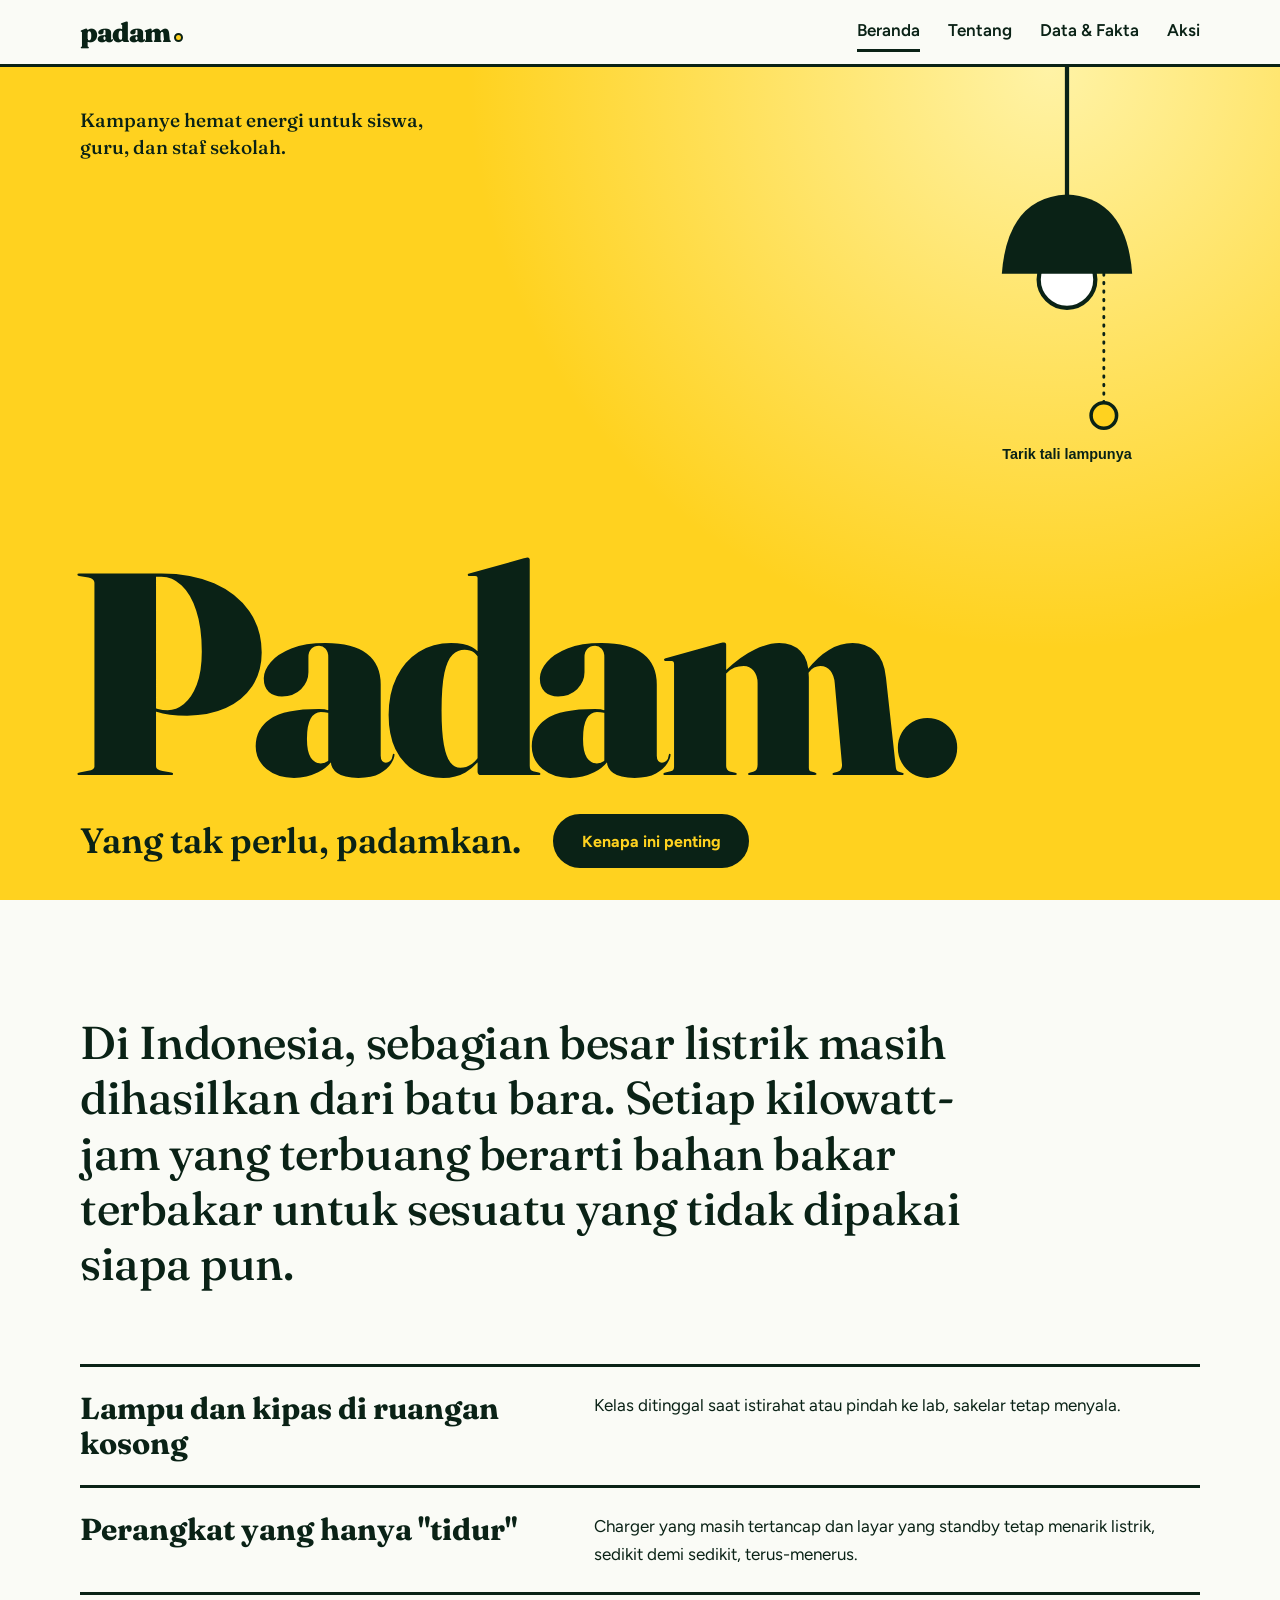
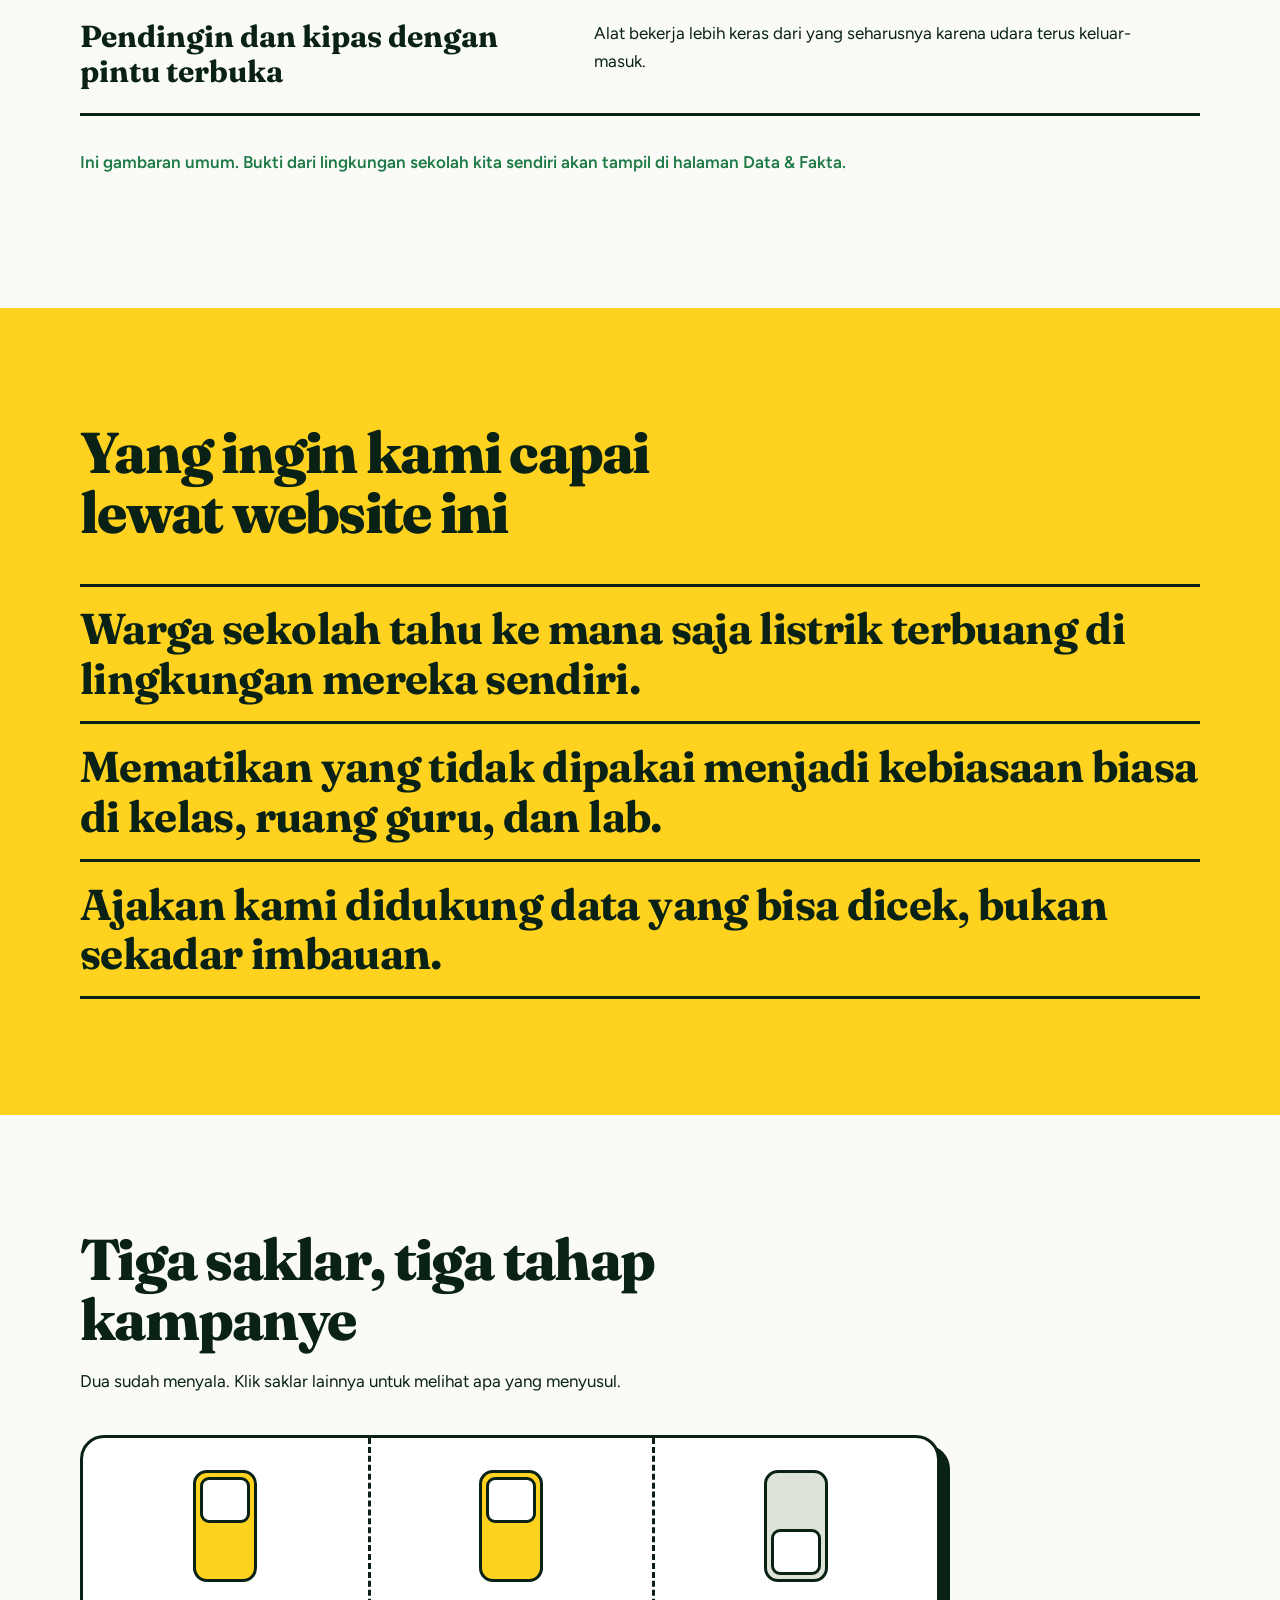
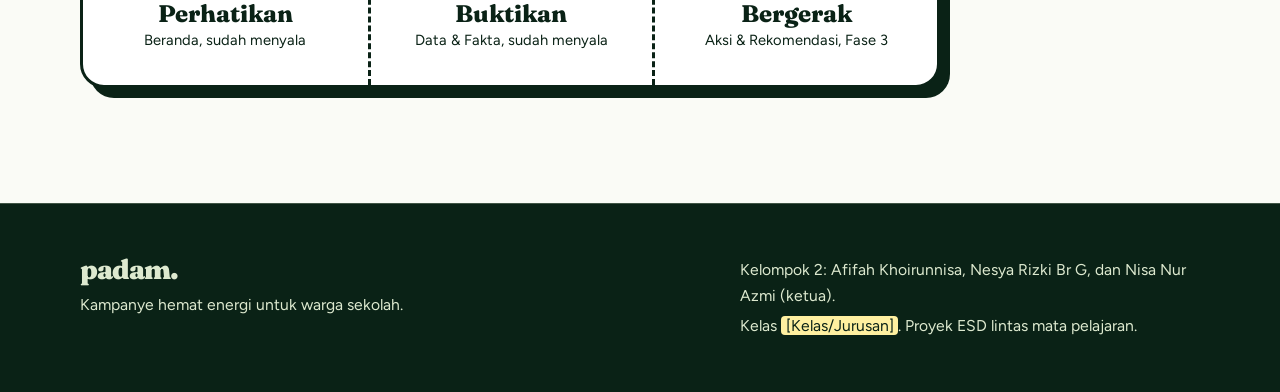
<file: index.html>
<!DOCTYPE html>
<html lang="id">
<head>
<meta charset="utf-8">
<meta name="viewport" content="width=device-width, initial-scale=1">
<title>Padam. Kampanye hemat energi untuk warga sekolah</title>
<meta name="description" content="Padam mengajak siswa, guru, dan staf mematikan listrik yang tidak dipakai. Kampanye ESD hemat energi di lingkungan sekolah.">
<meta name="theme-color" content="#FFD21F">
<link rel="icon" href="data:image/svg+xml,%3Csvg xmlns='http://www.w3.org/2000/svg' viewBox='0 0 32 32'%3E%3Ccircle cx='16' cy='16' r='14' fill='%23FFD21F' stroke='%230A2216' stroke-width='3'/%3E%3C/svg%3E">
<link rel="preconnect" href="https://fonts.googleapis.com">
<link rel="preconnect" href="https://fonts.gstatic.com" crossorigin>
<link rel="stylesheet" href="https://fonts.googleapis.com/css2?family=Fraunces:opsz,wght@9..144,500..900&family=Figtree:wght@400;600;700&display=swap">
<link rel="stylesheet" href="css/style.css">
</head>
<body>

<header class="top">
  <div class="wrap">
    <a class="brand" href="index.html">padam<span class="dot"></span></a>
    <button class="menu" type="button" aria-expanded="false" aria-controls="nav">Menu</button>
    <nav class="nav" id="nav" aria-label="Utama">
      <a href="index.html" aria-current="page">Beranda</a>
      <a href="tentang.html">Tentang</a>
      <a href="data.html">Data &amp; Fakta</a>
      <a href="aksi.html">Aksi</a>
    </nav>
  </div>
</header>

<main>
  <section class="hero" id="hero" data-lit="true">
    <div class="secrets" aria-hidden="true">
      <span style="--x:6%;--y:24%">kipas menyala, kelas kosong</span>
      <span style="--x:48%;--y:16%">charger masih tertancap</span>
      <span style="--x:22%;--y:50%">pintu terbuka, pendingin bekerja</span>
      <span style="--x:52%;--y:58%">layar standby semalaman</span>
      <span style="--x:8%;--y:74%">lampu lorong di siang hari</span>
    </div>

    <div class="hero-in">
      <div aria-live="polite">
        <p class="say say-on">Kampanye hemat energi untuk siswa, guru, dan staf sekolah.</p>
        <p class="say say-off">Gelap begini pun masih kelihatan yang menyala tanpa dipakai. Sorot dengan kursor atau jarimu.</p>
      </div>
      <div>
        <h1>Padam.</h1>
        <div class="row">
          <p class="tag">Yang tak perlu, padamkan.</p>
          <a class="btn" href="#latar">Kenapa ini penting</a>
        </div>
      </div>
    </div>

    <button class="lamp" id="lamp" type="button" aria-label="Matikan lampu">
      <svg viewBox="0 0 120 262" aria-hidden="true" focusable="false">
        <line x1="60" y1="0" x2="60" y2="96" stroke="currentColor" stroke-width="3"/>
        <circle class="bulb" cx="60" cy="150" r="20"/>
        <path class="shade" d="M14 146 Q18 92 60 90 Q102 92 106 146Z"/>
        <g class="chain">
          <line x1="86" y1="146" x2="86" y2="238" stroke="currentColor" stroke-width="2" stroke-dasharray="1 5" stroke-linecap="round"/>
          <circle cx="86" cy="246" r="9" fill="#FFD21F" stroke="currentColor" stroke-width="2.5"/>
        </g>
      </svg>
      <span class="hint" id="hint">Tarik tali lampunya</span>
    </button>
  </section>

  <section class="sec" id="latar">
    <div class="wrap">
      <p class="statement">Di Indonesia, sebagian besar listrik masih dihasilkan dari batu bara. Setiap kilowatt-jam yang terbuang berarti bahan bakar terbakar untuk sesuatu yang tidak dipakai siapa pun.</p>
      <ul class="finds">
        <li><strong>Lampu dan kipas di ruangan kosong</strong><p>Kelas ditinggal saat istirahat atau pindah ke lab, sakelar tetap menyala.</p></li>
        <li><strong>Perangkat yang hanya "tidur"</strong><p>Charger yang masih tertancap dan layar yang standby tetap menarik listrik, sedikit demi sedikit, terus-menerus.</p></li>
        <li><strong>Pendingin dan kipas dengan pintu terbuka</strong><p>Alat bekerja lebih keras dari yang seharusnya karena udara terus keluar-masuk.</p></li>
      </ul>
      <p class="note">Ini gambaran umum. Bukti dari lingkungan sekolah kita sendiri akan tampil di halaman Data &amp; Fakta.</p>
    </div>
  </section>

  <section class="sec band" id="tujuan">
    <div class="wrap">
      <h2>Yang ingin kami capai lewat website ini</h2>
      <ul class="goals">
        <li>Warga sekolah tahu ke mana saja listrik terbuang di lingkungan mereka sendiri.</li>
        <li>Mematikan yang tidak dipakai menjadi kebiasaan biasa di kelas, ruang guru, dan lab.</li>
        <li>Ajakan kami didukung data yang bisa dicek, bukan sekadar imbauan.</li>
      </ul>
    </div>
  </section>

  <section class="sec" id="alur">
    <div class="wrap">
      <h2>Tiga saklar, tiga tahap kampanye</h2>
      <p class="sub">Dua sudah menyala. Klik saklar lainnya untuk melihat apa yang menyusul.</p>
      <div class="plate">
        <a class="sw on" href="index.html" aria-current="page"><span class="track"><span class="knob"></span></span><span class="txt"><b>Perhatikan</b><small>Beranda, sudah menyala</small></span></a>
        <a class="sw on" href="data.html"><span class="track"><span class="knob"></span></span><span class="txt"><b>Buktikan</b><small>Data &amp; Fakta, sudah menyala</small></span></a>
        <a class="sw" href="aksi.html"><span class="track"><span class="knob"></span></span><span class="txt"><b>Bergerak</b><small>Aksi &amp; Rekomendasi, Fase 3</small></span></a>
      </div>
    </div>
  </section>
</main>

<footer class="foot">
  <div class="wrap">
    <div>
      <b>padam.</b>
      <p>Kampanye hemat energi untuk warga sekolah.</p>
    </div>
    <div>
      <p>Kelompok 2: Afifah Khoirunnisa, Nesya Rizki Br G, dan Nisa Nur Azmi (ketua).</p>
      <p>Kelas <mark class="isi">[Kelas/Jurusan]</mark>. Proyek ESD lintas mata pelajaran.</p>
    </div>
  </div>
</footer>

<script src="js/main.js"></script>
</body>
</html>
</file>
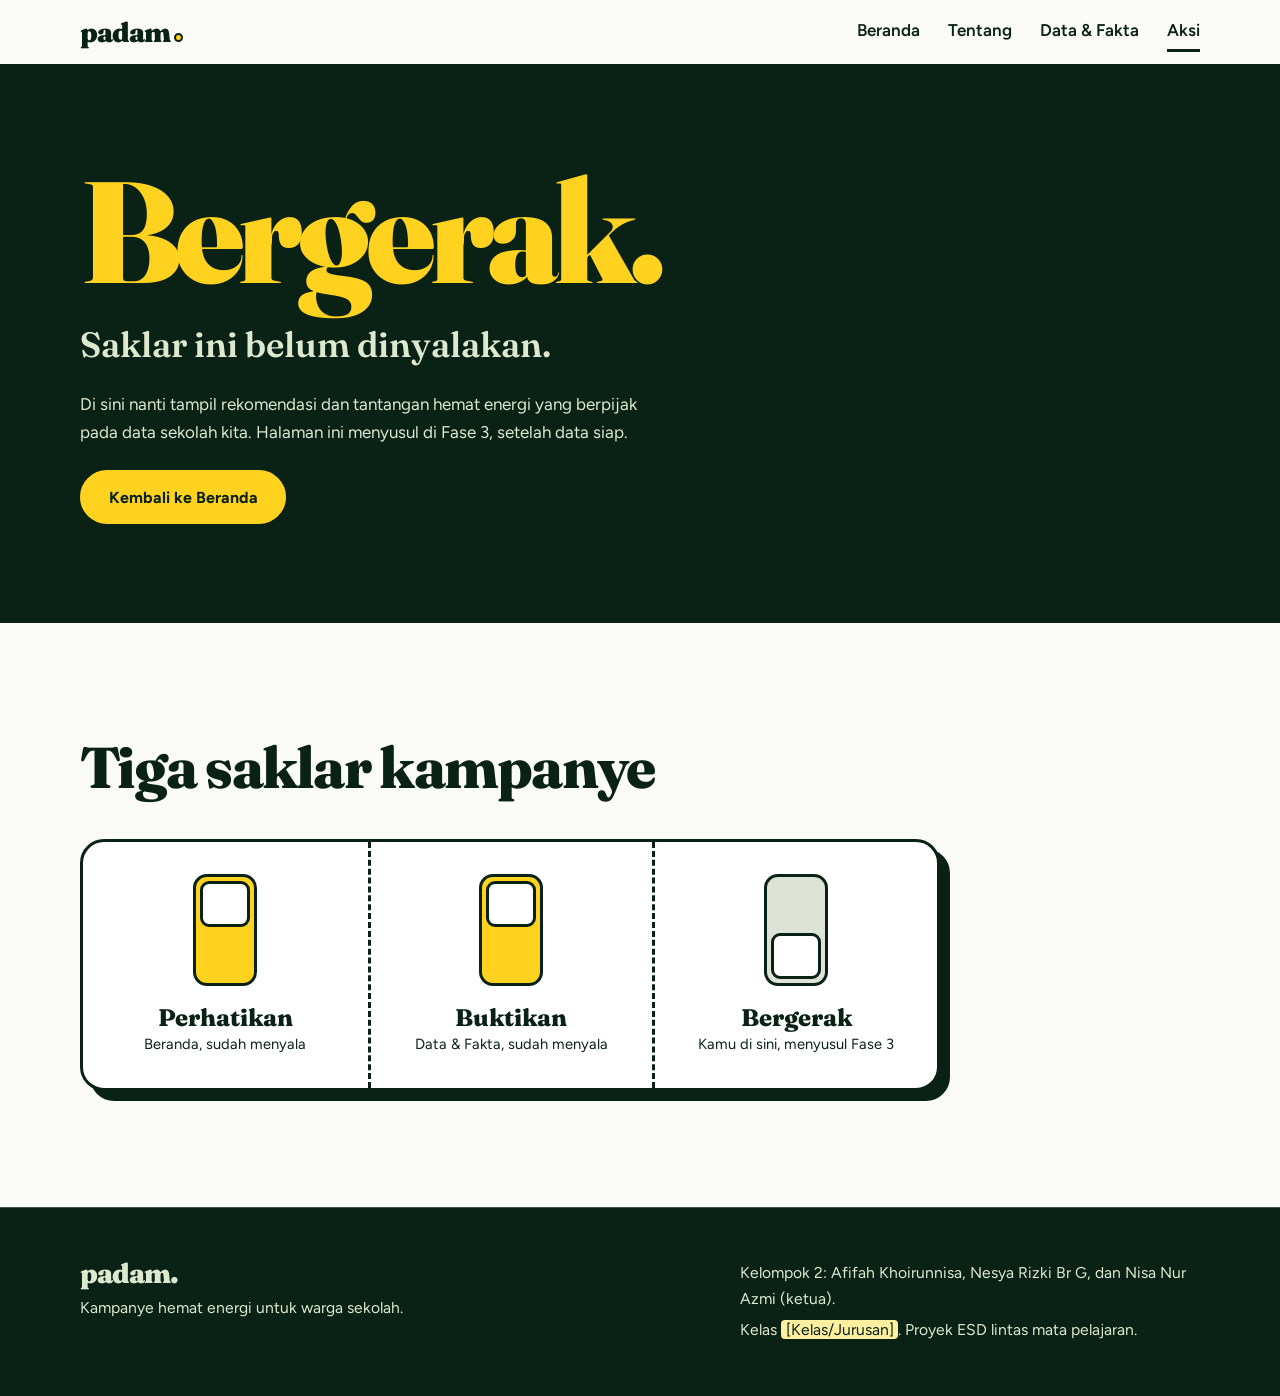
<file: aksi.html>
<!DOCTYPE html>
<html lang="id">
<head>
<meta charset="utf-8">
<meta name="viewport" content="width=device-width, initial-scale=1">
<title>Aksi &amp; Rekomendasi | Padam.</title>
<meta name="description" content="Halaman Aksi &amp; Rekomendasi Padam. Langkah hemat energi berdasarkan data akan menyusul di Fase 3.">
<meta name="theme-color" content="#0A2216">
<link rel="icon" href="data:image/svg+xml,%3Csvg xmlns='http://www.w3.org/2000/svg' viewBox='0 0 32 32'%3E%3Ccircle cx='16' cy='16' r='14' fill='%23FFD21F' stroke='%230A2216' stroke-width='3'/%3E%3C/svg%3E">
<link rel="preconnect" href="https://fonts.googleapis.com">
<link rel="preconnect" href="https://fonts.gstatic.com" crossorigin>
<link rel="stylesheet" href="https://fonts.googleapis.com/css2?family=Fraunces:opsz,wght@9..144,500..900&family=Figtree:wght@400;600;700&display=swap">
<link rel="stylesheet" href="css/style.css">
</head>
<body>

<header class="top">
  <div class="wrap">
    <a class="brand" href="index.html">padam<span class="dot"></span></a>
    <button class="menu" type="button" aria-expanded="false" aria-controls="nav">Menu</button>
    <nav class="nav" id="nav" aria-label="Utama">
      <a href="index.html">Beranda</a>
      <a href="tentang.html">Tentang</a>
      <a href="data.html">Data &amp; Fakta</a>
      <a href="aksi.html" aria-current="page">Aksi</a>
    </nav>
  </div>
</header>

<main>
  <section class="page-dark">
    <div class="wrap">
      <h1>Bergerak.</h1>
      <p class="big">Saklar ini belum dinyalakan.</p>
      <p>Di sini nanti tampil rekomendasi dan tantangan hemat energi yang berpijak pada data sekolah kita. Halaman ini menyusul di Fase 3, setelah data siap.</p>
      <a class="btn" href="index.html">Kembali ke Beranda</a>
    </div>
  </section>

  <section class="sec">
    <div class="wrap">
      <h2>Tiga saklar kampanye</h2>
      <div class="plate">
        <a class="sw on" href="index.html"><span class="track"><span class="knob"></span></span><span class="txt"><b>Perhatikan</b><small>Beranda, sudah menyala</small></span></a>
        <a class="sw on" href="data.html"><span class="track"><span class="knob"></span></span><span class="txt"><b>Buktikan</b><small>Data &amp; Fakta, sudah menyala</small></span></a>
        <a class="sw" href="aksi.html" aria-current="page"><span class="track"><span class="knob"></span></span><span class="txt"><b>Bergerak</b><small>Kamu di sini, menyusul Fase 3</small></span></a>
      </div>
    </div>
  </section>
</main>

<footer class="foot">
  <div class="wrap">
    <div>
      <b>padam.</b>
      <p>Kampanye hemat energi untuk warga sekolah.</p>
    </div>
    <div>
      <p>Kelompok 2: Afifah Khoirunnisa, Nesya Rizki Br G, dan Nisa Nur Azmi (ketua).</p>
      <p>Kelas <mark class="isi">[Kelas/Jurusan]</mark>. Proyek ESD lintas mata pelajaran.</p>
    </div>
  </div>
</footer>

<script src="js/main.js"></script>
</body>
</html>
</file>
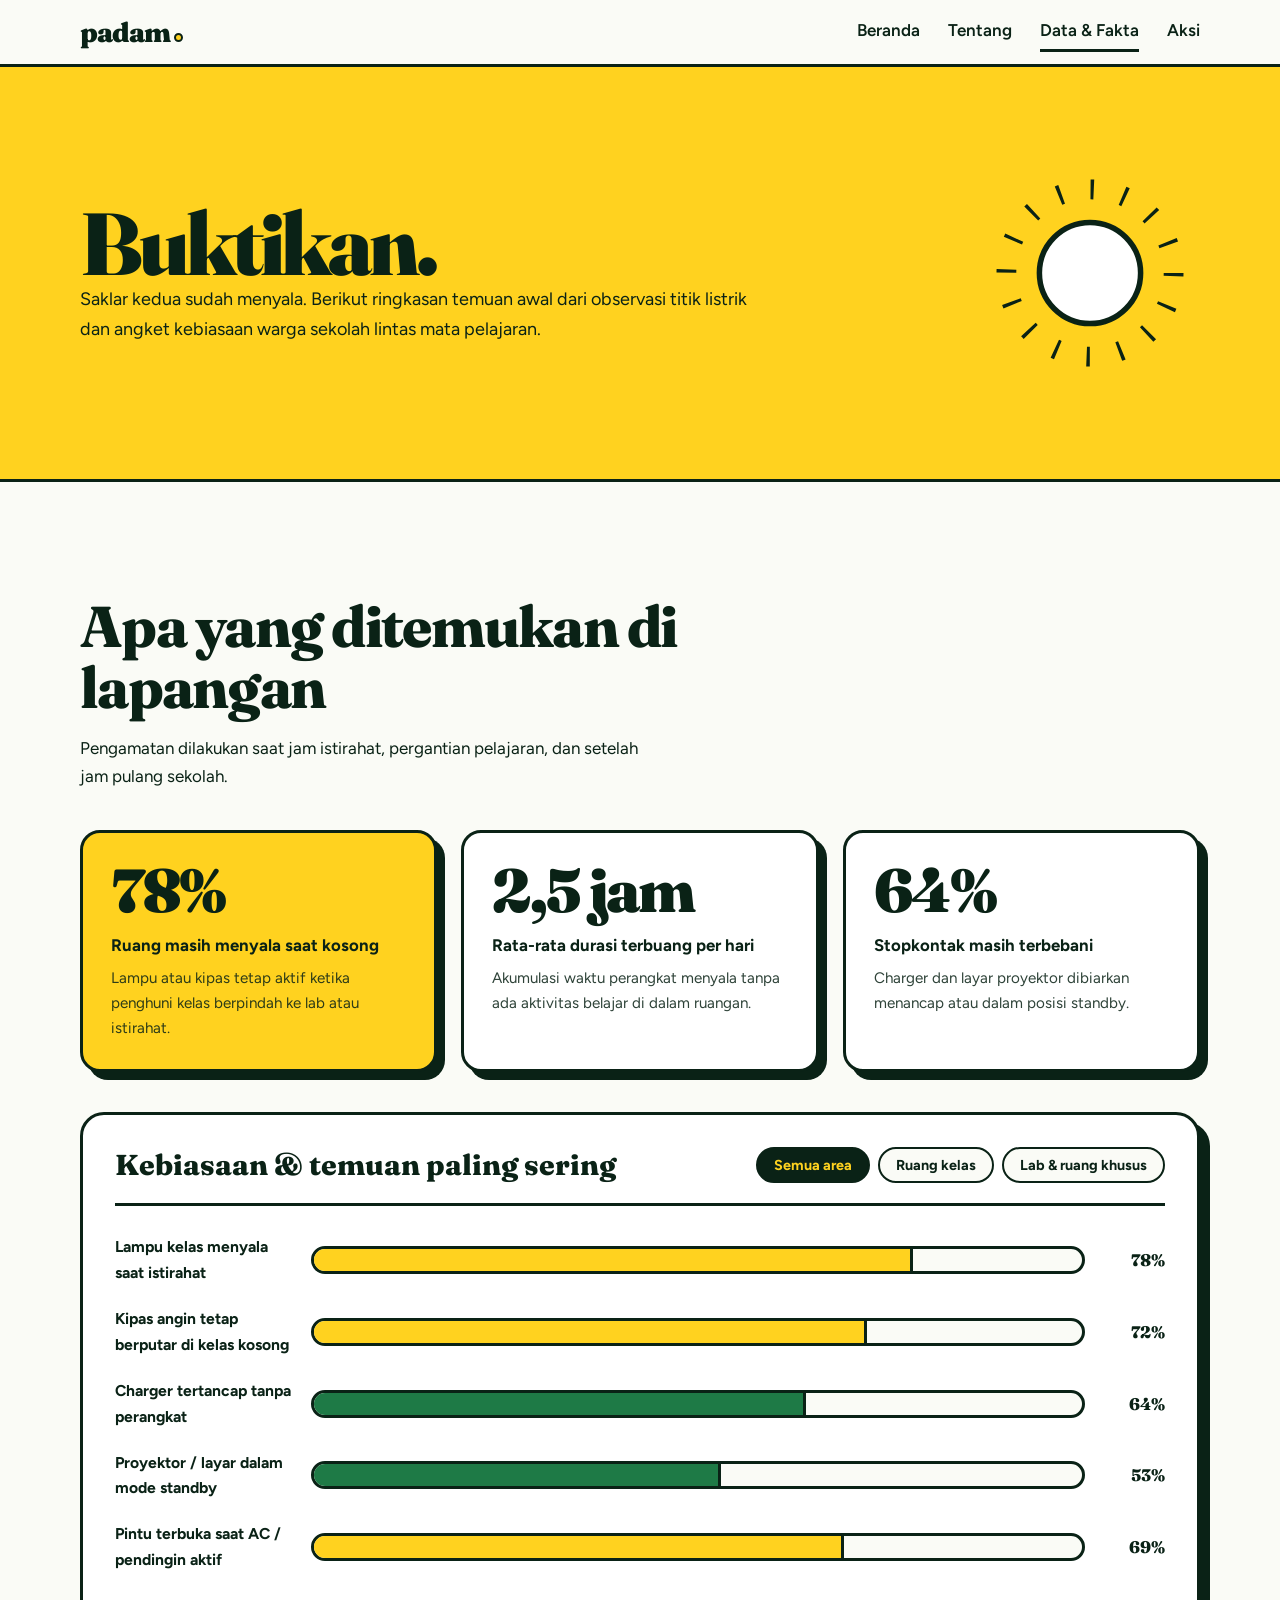
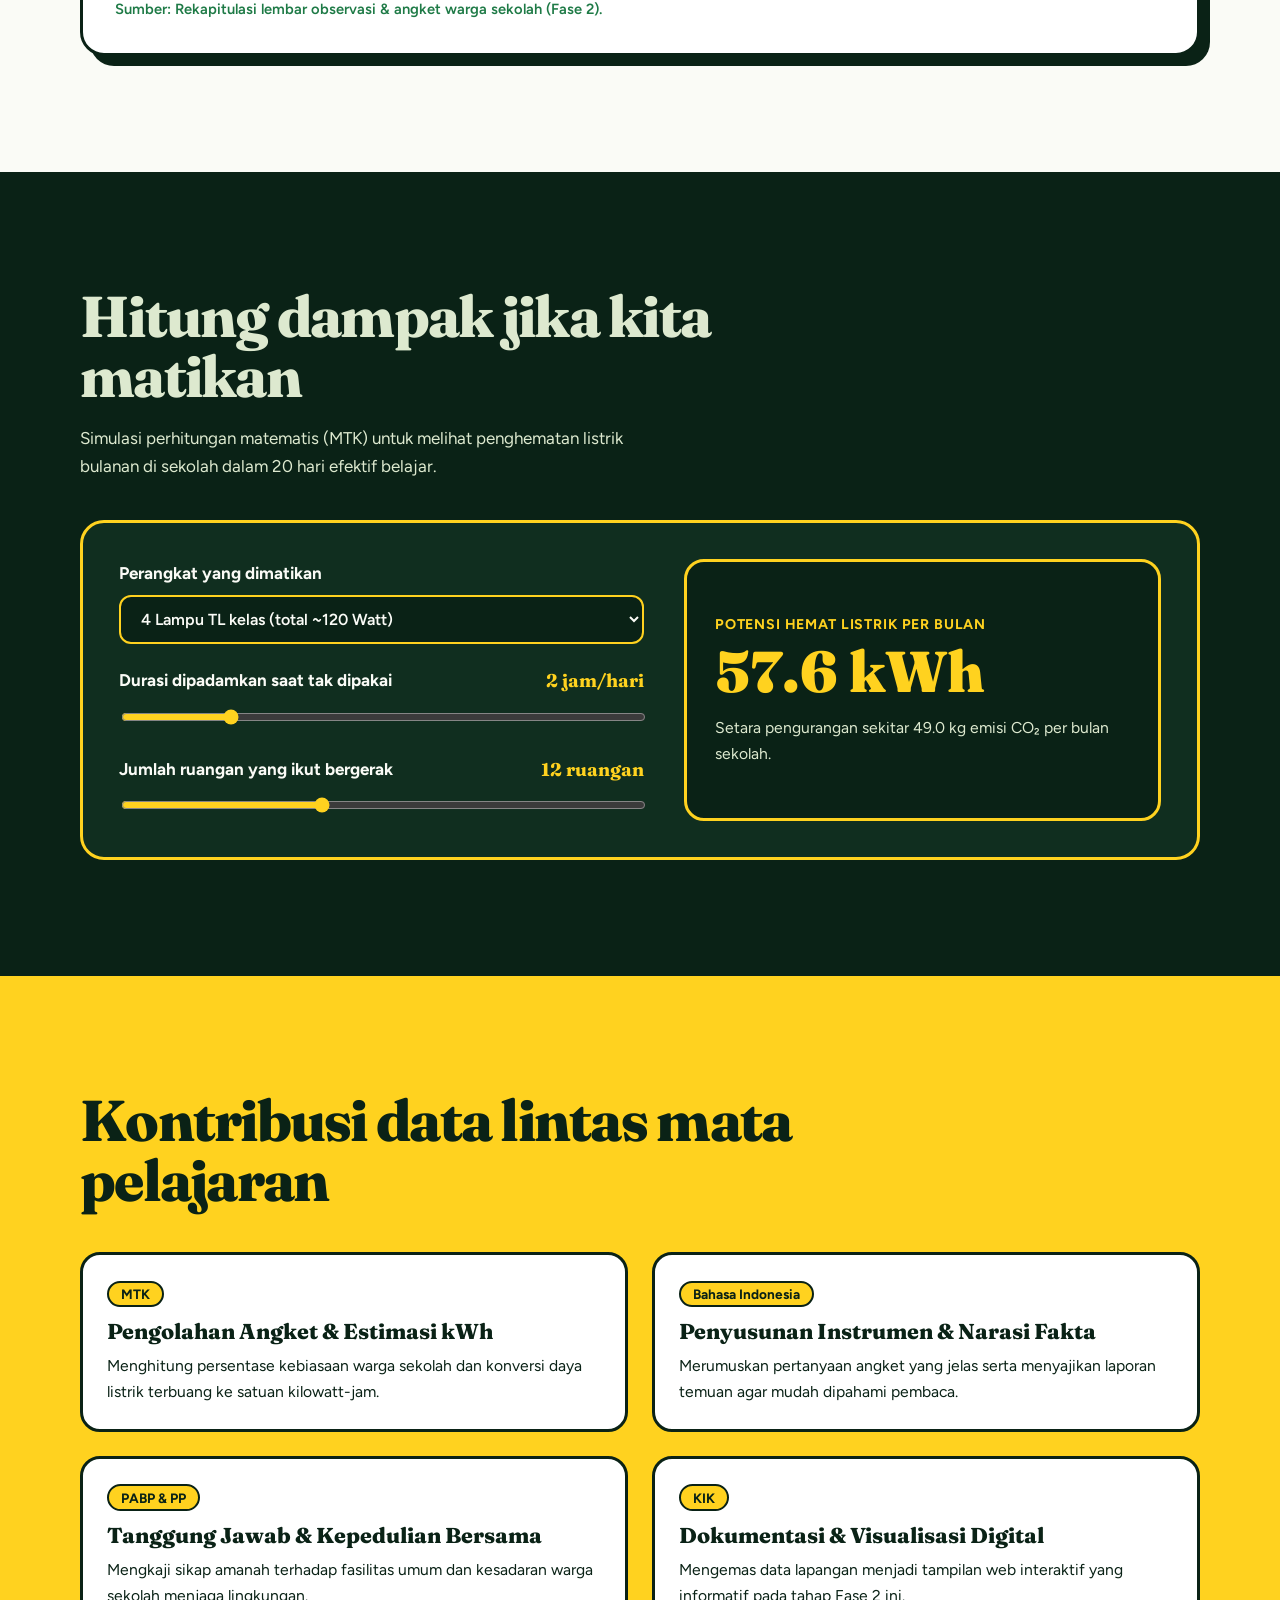
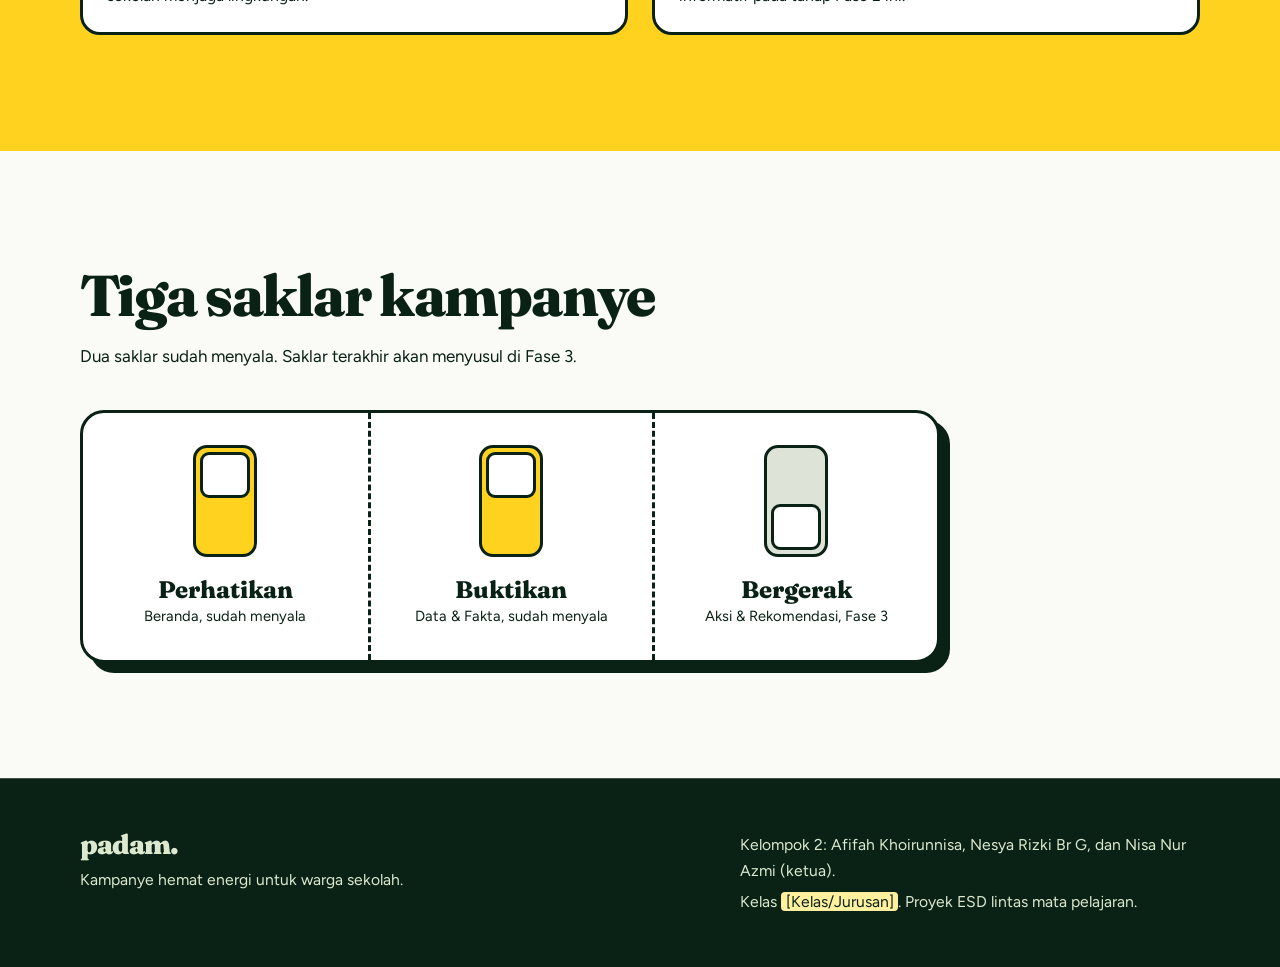
<file: data.html>
<!DOCTYPE html>
<html lang="id">
<head>
<meta charset="utf-8">
<meta name="viewport" content="width=device-width, initial-scale=1">
<title>Data &amp; Fakta | Padam.</title>
<meta name="description" content="Hasil pengamatan dan angket hemat energi lintas mata pelajaran untuk warga sekolah.">
<meta name="theme-color" content="#FFD21F">
<link rel="icon" href="data:image/svg+xml,%3Csvg xmlns='http://www.w3.org/2000/svg' viewBox='0 0 32 32'%3E%3Ccircle cx='16' cy='16' r='14' fill='%23FFD21F' stroke='%230A2216' stroke-width='3'/%3E%3C/svg%3E">
<link rel="preconnect" href="https://fonts.googleapis.com">
<link rel="preconnect" href="https://fonts.gstatic.com" crossorigin>
<link rel="stylesheet" href="https://fonts.googleapis.com/css2?family=Fraunces:opsz,wght@9..144,500..900&family=Figtree:wght@400;600;700&display=swap">
<link rel="stylesheet" href="css/style.css">
</head>
<body>

<header class="top">
  <div class="wrap">
    <a class="brand" href="index.html">padam<span class="dot"></span></a>
    <button class="menu" type="button" aria-expanded="false" aria-controls="nav">Menu</button>
    <nav class="nav" id="nav" aria-label="Utama">
      <a href="index.html">Beranda</a>
      <a href="tentang.html">Tentang</a>
      <a href="data.html" aria-current="page">Data &amp; Fakta</a>
      <a href="aksi.html">Aksi</a>
    </nav>
  </div>
</header>

<main>
  <section class="page-head">
    <div class="wrap">
      <div>
        <h1>Buktikan.</h1>
        <p class="data-lead">Saklar kedua sudah menyala. Berikut ringkasan temuan awal dari observasi titik listrik dan angket kebiasaan warga sekolah lintas mata pelajaran.</p>
      </div>
      <svg class="sunsvg" viewBox="0 0 200 200" aria-hidden="true" focusable="false">
        <circle cx="100" cy="100" r="46" fill="#fff" stroke="#0A2216" stroke-width="5"/>
        <circle cx="100" cy="100" r="76" fill="none" stroke="#0A2216" stroke-width="18" stroke-dasharray="3 26.84"/>
      </svg>
    </div>
  </section>

  <section class="sec">
    <div class="wrap">
      <h2>Apa yang ditemukan di lapangan</h2>
      <p class="sub">Pengamatan dilakukan saat jam istirahat, pergantian pelajaran, dan setelah jam pulang sekolah.</p>

      <div class="stats-grid">
        <div class="stat-card accent">
          <span class="stat-num">78%</span>
          <span class="stat-label">Ruang masih menyala saat kosong</span>
          <p class="stat-desc">Lampu atau kipas tetap aktif ketika penghuni kelas berpindah ke lab atau istirahat.</p>
        </div>
        <div class="stat-card">
          <span class="stat-num">2,5 jam</span>
          <span class="stat-label">Rata-rata durasi terbuang per hari</span>
          <p class="stat-desc">Akumulasi waktu perangkat menyala tanpa ada aktivitas belajar di dalam ruangan.</p>
        </div>
        <div class="stat-card">
          <span class="stat-num">64%</span>
          <span class="stat-label">Stopkontak masih terbebani</span>
          <p class="stat-desc">Charger dan layar proyektor dibiarkan menancap atau dalam posisi standby.</p>
        </div>
      </div>

      <div class="chart-box">
        <div class="chart-head">
          <h3>Kebiasaan &amp; temuan paling sering</h3>
          <div class="filter-group" role="group" aria-label="Filter lokasi pengamatan">
            <button class="filter-btn active" type="button" data-filter="semua">Semua area</button>
            <button class="filter-btn" type="button" data-filter="kelas">Ruang kelas</button>
            <button class="filter-btn" type="button" data-filter="lab">Lab &amp; ruang khusus</button>
          </div>
        </div>
        <div class="bar-list" id="bar-list"></div>
        <p class="chart-note">Sumber: Rekapitulasi lembar observasi &amp; angket warga sekolah (Fase 2).</p>
      </div>
    </div>
  </section>

  <section class="sec dark">
    <div class="wrap">
      <h2>Hitung dampak jika kita matikan</h2>
      <p class="sub">Simulasi perhitungan matematis (MTK) untuk melihat penghematan listrik bulanan di sekolah dalam 20 hari efektif belajar.</p>

      <div class="calc-card">
        <div class="calc-controls">
          <div class="calc-field">
            <label for="calc-device">Perangkat yang dimatikan</label>
            <select id="calc-device">
              <option value="120">4 Lampu TL kelas (total ~120 Watt)</option>
              <option value="110">2 Kipas angin dinding (total ~110 Watt)</option>
              <option value="250">Proyektor + layar standby (~250 Watt)</option>
              <option value="800">1 Unit AC ruang kelas (~800 Watt)</option>
            </select>
          </div>
          <div class="calc-field">
            <label for="calc-hours">Durasi dipadamkan saat tak dipakai <span id="calc-hours-out">2 jam/hari</span></label>
            <input id="calc-hours" type="range" min="1" max="6" step="0.5" value="2">
          </div>
          <div class="calc-field">
            <label for="calc-rooms">Jumlah ruangan yang ikut bergerak <span id="calc-rooms-out">12 ruangan</span></label>
            <input id="calc-rooms" type="range" min="1" max="30" step="1" value="12">
          </div>
        </div>

        <div class="calc-result" aria-live="polite">
          <small>Potensi hemat listrik per bulan</small>
          <div class="calc-big" id="calc-kwh">57.6 kWh</div>
          <p class="calc-sub" id="calc-co2">Setara pengurangan sekitar 49.0 kg emisi CO₂ per bulan sekolah.</p>
        </div>
      </div>
    </div>
  </section>

  <section class="sec band">
    <div class="wrap">
      <h2>Kontribusi data lintas mata pelajaran</h2>
      <div class="mapel-grid">
        <article class="mapel-item">
          <span class="mapel-tag">MTK</span>
          <h3>Pengolahan Angket &amp; Estimasi kWh</h3>
          <p>Menghitung persentase kebiasaan warga sekolah dan konversi daya listrik terbuang ke satuan kilowatt-jam.</p>
        </article>
        <article class="mapel-item">
          <span class="mapel-tag">Bahasa Indonesia</span>
          <h3>Penyusunan Instrumen &amp; Narasi Fakta</h3>
          <p>Merumuskan pertanyaan angket yang jelas serta menyajikan laporan temuan agar mudah dipahami pembaca.</p>
        </article>
        <article class="mapel-item">
          <span class="mapel-tag">PABP &amp; PP</span>
          <h3>Tanggung Jawab &amp; Kepedulian Bersama</h3>
          <p>Mengkaji sikap amanah terhadap fasilitas umum dan kesadaran warga sekolah menjaga lingkungan.</p>
        </article>
        <article class="mapel-item">
          <span class="mapel-tag">KIK</span>
          <h3>Dokumentasi &amp; Visualisasi Digital</h3>
          <p>Mengemas data lapangan menjadi tampilan web interaktif yang informatif pada tahap Fase 2 ini.</p>
        </article>
      </div>
    </div>
  </section>

  <section class="sec">
    <div class="wrap">
      <h2>Tiga saklar kampanye</h2>
      <p class="sub">Dua saklar sudah menyala. Saklar terakhir akan menyusul di Fase 3.</p>
      <div class="plate">
        <a class="sw on" href="index.html"><span class="track"><span class="knob"></span></span><span class="txt"><b>Perhatikan</b><small>Beranda, sudah menyala</small></span></a>
        <a class="sw on" href="data.html" aria-current="page"><span class="track"><span class="knob"></span></span><span class="txt"><b>Buktikan</b><small>Data &amp; Fakta, sudah menyala</small></span></a>
        <a class="sw" href="aksi.html"><span class="track"><span class="knob"></span></span><span class="txt"><b>Bergerak</b><small>Aksi &amp; Rekomendasi, Fase 3</small></span></a>
      </div>
    </div>
  </section>
</main>

<footer class="foot">
  <div class="wrap">
    <div>
      <b>padam.</b>
      <p>Kampanye hemat energi untuk warga sekolah.</p>
    </div>
    <div>
      <p>Kelompok 2: Afifah Khoirunnisa, Nesya Rizki Br G, dan Nisa Nur Azmi (ketua).</p>
      <p>Kelas <mark class="isi">[Kelas/Jurusan]</mark>. Proyek ESD lintas mata pelajaran.</p>
    </div>
  </div>
</footer>

<script src="js/main.js"></script>
</body>
</html>
</file>
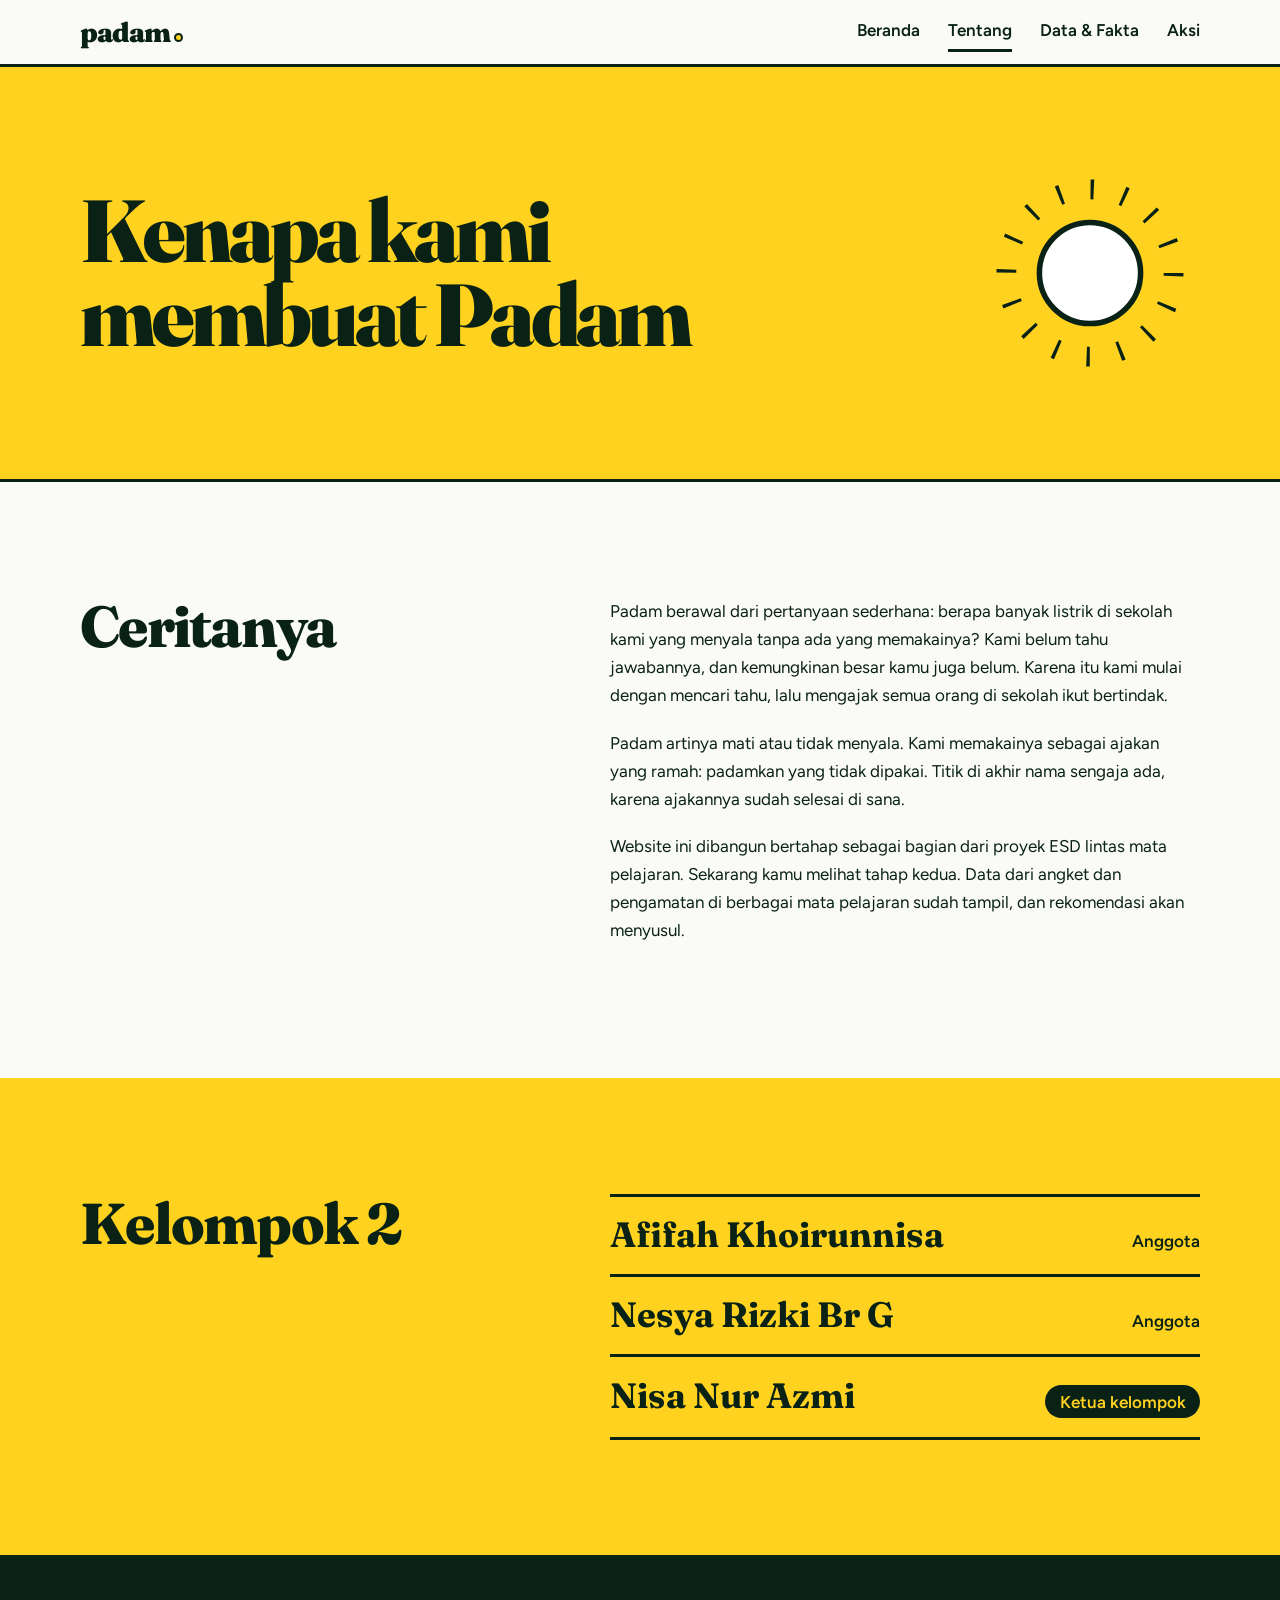
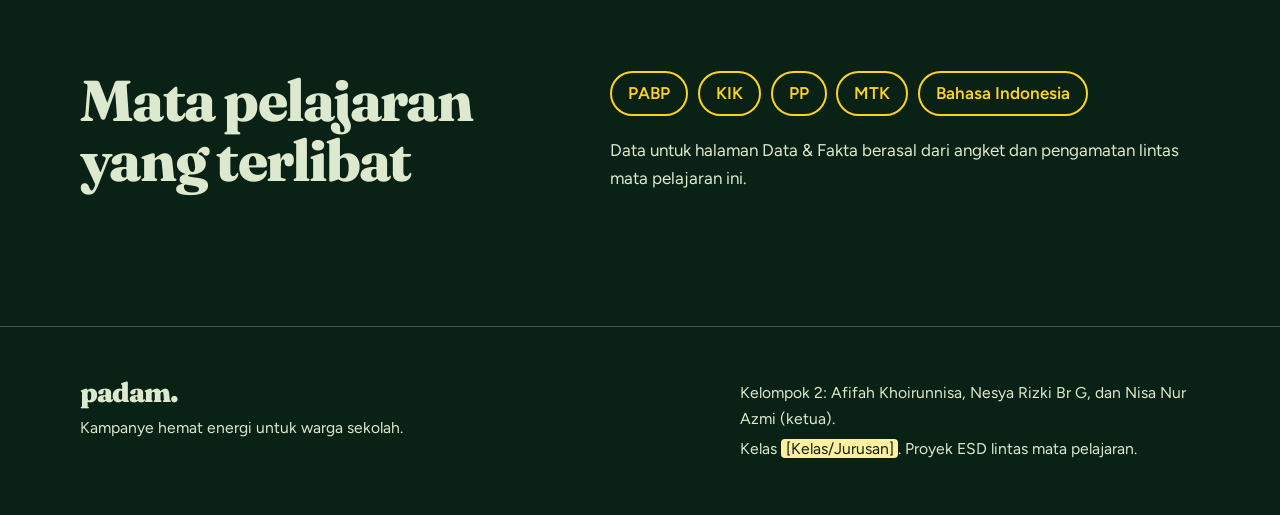
<file: tentang.html>
<!DOCTYPE html>
<html lang="id">
<head>
<meta charset="utf-8">
<meta name="viewport" content="width=device-width, initial-scale=1">
<title>Tentang Padam. Kenapa kampanye ini dibuat</title>
<meta name="description" content="Cerita di balik Padam, kampanye hemat energi untuk warga sekolah, dan Kelompok 2 yang membuatnya.">
<meta name="theme-color" content="#FFD21F">
<link rel="icon" href="data:image/svg+xml,%3Csvg xmlns='http://www.w3.org/2000/svg' viewBox='0 0 32 32'%3E%3Ccircle cx='16' cy='16' r='14' fill='%23FFD21F' stroke='%230A2216' stroke-width='3'/%3E%3C/svg%3E">
<link rel="preconnect" href="https://fonts.googleapis.com">
<link rel="preconnect" href="https://fonts.gstatic.com" crossorigin>
<link rel="stylesheet" href="https://fonts.googleapis.com/css2?family=Fraunces:opsz,wght@9..144,500..900&family=Figtree:wght@400;600;700&display=swap">
<link rel="stylesheet" href="css/style.css">
</head>
<body>

<header class="top">
  <div class="wrap">
    <a class="brand" href="index.html">padam<span class="dot"></span></a>
    <button class="menu" type="button" aria-expanded="false" aria-controls="nav">Menu</button>
    <nav class="nav" id="nav" aria-label="Utama">
      <a href="index.html">Beranda</a>
      <a href="tentang.html" aria-current="page">Tentang</a>
      <a href="data.html">Data &amp; Fakta</a>
      <a href="aksi.html">Aksi</a>
    </nav>
  </div>
</header>

<main>
  <section class="page-head">
    <div class="wrap">
      <h1>Kenapa kami membuat Padam</h1>
      <svg class="sunsvg" viewBox="0 0 200 200" aria-hidden="true" focusable="false">
        <circle cx="100" cy="100" r="46" fill="#fff" stroke="#0A2216" stroke-width="5"/>
        <circle cx="100" cy="100" r="76" fill="none" stroke="#0A2216" stroke-width="18" stroke-dasharray="3 26.84"/>
      </svg>
    </div>
  </section>

  <section class="sec">
    <div class="wrap split">
      <h2>Ceritanya</h2>
      <div class="prose">
        <p>Padam berawal dari pertanyaan sederhana: berapa banyak listrik di sekolah kami yang menyala tanpa ada yang memakainya? Kami belum tahu jawabannya, dan kemungkinan besar kamu juga belum. Karena itu kami mulai dengan mencari tahu, lalu mengajak semua orang di sekolah ikut bertindak.</p>
        <p>Padam artinya mati atau tidak menyala. Kami memakainya sebagai ajakan yang ramah: padamkan yang tidak dipakai. Titik di akhir nama sengaja ada, karena ajakannya sudah selesai di sana.</p>
        <p>Website ini dibangun bertahap sebagai bagian dari proyek ESD lintas mata pelajaran. Sekarang kamu melihat tahap kedua. Data dari angket dan pengamatan di berbagai mata pelajaran sudah tampil, dan rekomendasi akan menyusul.</p>
      </div>
    </div>
  </section>

  <section class="sec band">
    <div class="wrap split">
      <h2>Kelompok 2</h2>
      <ul class="team">
        <li><strong>Afifah Khoirunnisa</strong><span>Anggota</span></li>
        <li><strong>Nesya Rizki Br G</strong><span>Anggota</span></li>
        <li><strong>Nisa Nur Azmi</strong><span class="k">Ketua kelompok</span></li>
      </ul>
    </div>
  </section>

  <section class="sec dark">
    <div class="wrap split">
      <h2>Mata pelajaran yang terlibat</h2>
      <div class="prose">
        <ul class="chips">
          <li>PABP</li><li>KIK</li><li>PP</li><li>MTK</li><li>Bahasa Indonesia</li>
        </ul>
        <p>Data untuk halaman Data &amp; Fakta berasal dari angket dan pengamatan lintas mata pelajaran ini.</p>
      </div>
    </div>
  </section>
</main>

<footer class="foot">
  <div class="wrap">
    <div>
      <b>padam.</b>
      <p>Kampanye hemat energi untuk warga sekolah.</p>
    </div>
    <div>
      <p>Kelompok 2: Afifah Khoirunnisa, Nesya Rizki Br G, dan Nisa Nur Azmi (ketua).</p>
      <p>Kelas <mark class="isi">[Kelas/Jurusan]</mark>. Proyek ESD lintas mata pelajaran.</p>
    </div>
  </div>
</footer>

<script src="js/main.js"></script>
</body>
</html>
</file>
<file: css/style.css>
:root{--ink:#0A2216;--sun:#FFD21F;--leaf:#1E7A46;--wall:#FAFBF6;--soft:#DDE9CF;--display:'Fraunces','Georgia',serif;--body:'Figtree','Segoe UI',system-ui,sans-serif}
*,*::before,*::after{box-sizing:border-box}
html{scroll-behavior:smooth}
body{margin:0;font:400 1.0625rem/1.65 var(--body);color:var(--ink);background:var(--wall);-webkit-font-smoothing:antialiased}
a{color:inherit}
svg{max-width:100%}
:focus-visible{outline:3px solid var(--leaf);outline-offset:3px}
.dark :focus-visible,.hero[data-lit="false"] :focus-visible{outline-color:var(--sun)}
.wrap{width:min(1120px,100% - 2.5rem);margin-inline:auto}
mark.isi{padding:0 .3em;border-radius:.25em;background:#FFF0A0;color:var(--ink)}

/* header */
.top{position:sticky;top:0;z-index:20;background:rgba(250,251,246,.95);backdrop-filter:blur(10px);border-bottom:3px solid var(--ink)}
.top .wrap{display:flex;align-items:center;justify-content:space-between;min-height:64px}
.brand{display:inline-flex;align-items:center;gap:.15em;font:900 1.7rem var(--display);letter-spacing:-.04em;text-decoration:none}
.dot{width:.36em;height:.36em;margin-top:.4em;border:2px solid var(--ink);border-radius:50%;background:var(--sun)}
.nav{display:flex;gap:1.75rem}
.nav a{padding:.3rem 0;border-bottom:3px solid transparent;font-weight:600;text-decoration:none}
.nav a:hover{border-color:var(--sun)}
.nav a[aria-current="page"]{border-color:var(--ink)}
.menu{display:none;padding:.3rem .95rem;border:2px solid var(--ink);border-radius:999px;background:none;color:inherit;font:600 .95rem var(--body);cursor:pointer}

/* buttons */
.btn{display:inline-block;padding:.9rem 1.6rem;border:3px solid var(--ink);border-radius:999px;background:var(--ink);color:var(--sun);font:700 1rem var(--body);text-decoration:none;transition:transform .2s}
.btn:hover{transform:translateY(-3px)}
.dark .btn,.page-dark .btn,.hero[data-lit="false"] .btn{border-color:var(--sun);background:var(--sun);color:var(--ink)}

/* hero */
.hero{position:relative;isolation:isolate;overflow:hidden;background-color:var(--sun);color:var(--ink);transition:background-color .6s,color .6s}
.hero::before{content:"";position:absolute;inset:0;z-index:-2;background:radial-gradient(70vmax circle at 82% 0,#FFF3A6,transparent 65%);transition:opacity .6s}
.hero::after{content:"";position:absolute;inset:0;z-index:-1;pointer-events:none;opacity:0;transition:opacity .5s;background:radial-gradient(300px circle at var(--mx,50%) var(--my,50%),rgba(255,210,31,.22),transparent 70%)}
.hero[data-lit="false"]{background-color:var(--ink);color:var(--soft)}
.hero[data-lit="false"]::before{opacity:0}
.hero[data-lit="false"]::after{opacity:1}
.hero-in{position:relative;z-index:1;display:flex;flex-direction:column;min-height:calc(100svh - 67px);justify-content:space-between;gap:2rem;width:min(1120px,100% - 2.5rem);margin-inline:auto;padding-block:2.5rem 2rem}
.say{max-width:30ch;margin:0;font:500 1.2rem/1.4 var(--display)}
.hero[data-lit="true"] .say-off,.hero[data-lit="false"] .say-on{display:none}
.hero h1{margin:0 0 0 -.04em;font:900 clamp(4.5rem,24vw,18rem)/.8 var(--display);letter-spacing:-.045em;transition:color .6s}
.hero[data-lit="false"] h1{color:#1B3A29}
.row{display:flex;flex-wrap:wrap;align-items:center;gap:1.25rem 2rem;margin-top:1.75rem}
.tag{margin:0;font:600 clamp(1.4rem,3vw,2.2rem)/1.15 var(--display)}
.secrets{position:absolute;inset:0;z-index:2;pointer-events:none;opacity:0;transition:opacity .4s;-webkit-mask-image:radial-gradient(260px circle at var(--mx,50%) var(--my,50%),#000,transparent);mask-image:radial-gradient(260px circle at var(--mx,50%) var(--my,50%),#000,transparent)}
.hero[data-lit="false"] .secrets{opacity:1}
.secrets span{position:absolute;left:var(--x);top:var(--y);max-width:16ch;color:var(--sun);font:italic 600 clamp(1.1rem,2.4vw,1.9rem)/1.15 var(--display)}
.lamp{position:absolute;top:0;right:clamp(1.6rem,10vw,9rem);z-index:2;display:flex;flex-direction:column;align-items:center;width:clamp(110px,14vw,170px);padding:0;border:0;background:none;color:inherit;cursor:pointer}
.lamp svg{width:100%;height:auto;overflow:visible}
.bulb{fill:#fff;stroke:var(--ink);stroke-width:3;transition:fill .4s}
.shade{fill:var(--ink);transition:fill .4s}
.hero[data-lit="false"] .bulb{fill:#3B5644}
.hero[data-lit="false"] .shade{fill:var(--leaf)}
.chain{transition:transform .25s cubic-bezier(.3,1.6,.5,1)}
.lamp:active .chain{transform:translateY(14px)}
.hint{width:max-content;max-width:9.5rem;margin-top:.4rem;font-size:.9rem;font-weight:700;line-height:1.3;text-align:center}

/* sections */
.sec{padding-block:clamp(4rem,9vw,7.5rem)}
.dark{background:var(--ink);color:var(--soft)}
.band{background:var(--sun)}
h2{max-width:18ch;margin:0;font:800 clamp(2rem,4.6vw,3.6rem)/1.05 var(--display);letter-spacing:-.03em}
.statement{max-width:30ch;margin:0 0 clamp(2.5rem,6vw,4.5rem);font:500 clamp(1.7rem,3.6vw,3rem)/1.2 var(--display);letter-spacing:-.01em}
.finds,.team{margin:0;padding:0;border-bottom:3px solid var(--ink);list-style:none}
.finds li{display:grid;grid-template-columns:1fr 1.3fr;gap:1rem 3rem;padding:1.5rem 0;border-top:3px solid var(--ink)}
.finds strong{font:700 clamp(1.4rem,2.4vw,1.9rem)/1.15 var(--display)}
.finds p{max-width:52ch;margin:0}
.note{margin-top:2rem;color:var(--leaf);font-weight:600}
.goals{margin:2.5rem 0 0;padding:0;list-style:none}
.goals li{padding:1.1rem 0;border-top:3px solid var(--ink);font:700 clamp(1.5rem,3.6vw,2.7rem)/1.15 var(--display);letter-spacing:-.015em}
.goals li:last-child{border-bottom:3px solid var(--ink)}

/* saklar */
.sub{max-width:52ch;margin:1rem 0 0}
.plate{display:grid;grid-template-columns:repeat(3,1fr);max-width:860px;margin-top:2.5rem;border:3px solid var(--ink);border-radius:1.5rem;background:#fff;box-shadow:10px 10px 0 var(--ink)}
.sw{display:flex;flex-direction:column;align-items:center;gap:.3rem;padding:2rem 1rem;text-align:center;text-decoration:none}
.sw+.sw{border-left:3px dashed var(--ink)}
.track{--h:112px;--k:46px;position:relative;width:64px;height:var(--h);margin-bottom:.8rem;border:3px solid var(--ink);border-radius:14px;background:#DDE3D6;flex:none}
.knob{position:absolute;right:4px;bottom:4px;left:4px;height:var(--k);border:3px solid var(--ink);border-radius:9px;background:#fff;transition:transform .25s cubic-bezier(.3,1.5,.5,1)}
.sw.on .track{background:var(--sun)}
.sw.on .knob{transform:translateY(calc(var(--k) * -1 - var(--h) + 14px + var(--k) * 2))}
.sw:not(.on):hover .knob{transform:translateY(-14px)}
.sw b{font:800 1.5rem var(--display)}
.sw small{font-size:.92rem}
.txt{display:flex;flex-direction:column}

/* halaman dalam */
.page-head,.page-dark{padding-block:clamp(3rem,8vw,6rem);border-bottom:3px solid var(--ink)}
.page-head{background:var(--sun)}
.page-dark{background:var(--ink);color:var(--soft)}
.page-head .wrap{display:flex;align-items:center;justify-content:space-between;gap:2rem}
.page-head h1,.page-dark h1{max-width:12ch;margin:0;font:900 clamp(2.6rem,7vw,5.5rem)/.95 var(--display);letter-spacing:-.045em}
.page-dark h1{margin-bottom:1.5rem;color:var(--sun);max-width:none;font-size:clamp(3.5rem,12vw,9rem)}
.page-dark p{max-width:52ch;margin:0 0 1.5rem}
.page-dark .big{font:600 clamp(1.4rem,3vw,2.2rem)/1.2 var(--display)}
.sunsvg{flex:none;width:clamp(110px,20vw,220px);height:auto}
.prose p{max-width:62ch;margin:0 0 1.2rem}
.split{display:grid;grid-template-columns:1fr 1.3fr;gap:clamp(2rem,6vw,5rem);align-items:start}
.team li{display:flex;align-items:baseline;justify-content:space-between;gap:1rem;padding:1.2rem 0;border-top:3px solid var(--ink)}
.team strong{font:700 clamp(1.4rem,3vw,2.2rem)/1.1 var(--display)}
.team span{font-weight:600}
.team .k{padding:.15rem .9rem;border-radius:999px;background:var(--ink);color:var(--sun)}
.chips{display:flex;flex-wrap:wrap;gap:.6rem;margin:0 0 1.25rem;padding:0;list-style:none}
.chips li{padding:.4rem 1rem;border:2px solid var(--sun);border-radius:999px;color:var(--sun);font-weight:600}

/* footer */
.foot{padding:3rem 0;border-top:1px solid rgba(221,233,207,.25);background:var(--ink);color:var(--soft);font-size:.98rem}
.foot .wrap{display:flex;flex-wrap:wrap;justify-content:space-between;gap:2rem}
.foot b{font:900 1.7rem var(--display);letter-spacing:-.04em}
.foot p{max-width:46ch;margin:.3rem 0}

@media (max-width:820px){
  .menu{display:inline-flex}
  .nav{position:absolute;inset:100% 0 auto 0;display:none;flex-direction:column;align-items:flex-start;gap:.75rem;padding:1rem 1.25rem 1.5rem;border-bottom:3px solid var(--ink);background:var(--wall)}
  .nav.open{display:flex}
  .say{max-width:60%}
  .secrets span:nth-child(2){display:none}
  .lamp{width:110px}
  .finds li,.split{grid-template-columns:1fr}
  .plate{grid-template-columns:1fr;box-shadow:6px 6px 0 var(--ink)}
  .sw{flex-direction:row;gap:1rem;padding:1.2rem;text-align:left}
  .sw+.sw{border-top:3px dashed var(--ink);border-left:0}
  .track{--h:76px;--k:30px;width:44px;margin:0;border-radius:10px}
  .knob{border-radius:6px}
  .page-head .wrap{flex-direction:column;align-items:flex-start}
  .team li{flex-direction:column;gap:.4rem}
}
@media (pointer:coarse){
  .secrets{-webkit-mask-image:none;mask-image:none}
  .secrets span{opacity:.6}
}
@media (prefers-reduced-motion:reduce){
  *,*::before,*::after{transition:none!important;scroll-behavior:auto!important}
}

/* === FASE 2: Data & Fakta === */
.data-lead{max-width:56ch;margin:0;font-size:1.125rem}
.stats-grid{display:grid;grid-template-columns:repeat(3,1fr);gap:1.5rem;margin-top:2.5rem}
.stat-card{padding:1.75rem;border:3px solid var(--ink);border-radius:1.25rem;background:#fff;box-shadow:8px 8px 0 var(--ink)}
.stat-card.accent{background:var(--sun)}
.stat-num{display:block;font:900 clamp(2.4rem,5vw,3.8rem)/1 var(--display);letter-spacing:-.04em}
.stat-label{display:block;margin-top:.6rem;font-weight:700;font-size:1.05rem}
.stat-desc{margin:.4rem 0 0;font-size:.95rem;opacity:.85}

.chart-box{margin-top:2.5rem;padding:2rem;border:3px solid var(--ink);border-radius:1.5rem;background:#fff;box-shadow:10px 10px 0 var(--ink)}
.chart-head{display:flex;flex-wrap:wrap;justify-content:space-between;align-items:center;gap:1rem;margin-bottom:1.75rem;padding-bottom:1.25rem;border-bottom:3px solid var(--ink)}
.chart-head h3{margin:0;font:800 clamp(1.3rem,2.6vw,1.8rem)/1.2 var(--display)}
.filter-group{display:flex;flex-wrap:wrap;gap:.5rem}
.filter-btn{padding:.45rem 1rem;border:2px solid var(--ink);border-radius:999px;background:var(--wall);color:var(--ink);font:700 .9rem var(--body);cursor:pointer;transition:background .2s,color .2s}
.filter-btn:hover{background:var(--sun)}
.filter-btn.active{background:var(--ink);color:var(--sun)}

.bar-list{display:flex;flex-direction:column;gap:1.25rem}
.bar-row{display:grid;grid-template-columns:180px 1fr 64px;align-items:center;gap:1rem}
.bar-name{font-weight:700;font-size:.98rem}
.bar-track{height:28px;border:3px solid var(--ink);border-radius:999px;background:var(--wall);overflow:hidden}
.bar-fill{height:100%;background:var(--sun);border-right:3px solid var(--ink);transition:width .5s cubic-bezier(.2,.8,.2,1)}
.bar-fill.leaf{background:var(--leaf)}
.bar-val{font:800 1.05rem var(--display);text-align:right}
.chart-note{margin:1.5rem 0 0;font-size:.92rem;color:var(--leaf);font-weight:600}

.calc-card{display:grid;grid-template-columns:1.1fr 1fr;gap:2.5rem;margin-top:2.5rem;padding:2.25rem;border:3px solid var(--sun);border-radius:1.5rem;background:#102E1F}
.calc-controls{display:flex;flex-direction:column;gap:1.4rem}
.calc-field label{display:flex;justify-content:space-between;font-weight:700;margin-bottom:.5rem;color:var(--wall)}
.calc-field label span{color:var(--sun);font-family:var(--display);font-size:1.15rem}
.calc-field select,.calc-field input[type="range"]{width:100%;accent-color:var(--sun)}
.calc-field select{padding:.75rem 1rem;border:2px solid var(--sun);border-radius:.75rem;background:var(--ink);color:var(--wall);font:600 1rem var(--body)}
.calc-result{display:flex;flex-direction:column;justify-content:center;padding:1.75rem;border:3px solid var(--sun);border-radius:1.25rem;background:var(--ink)}
.calc-result small{text-transform:uppercase;letter-spacing:.06em;font-weight:700;color:var(--sun)}
.calc-big{margin:.4rem 0;font:900 clamp(2.4rem,4.5vw,3.6rem)/1 var(--display);color:var(--sun)}
.calc-sub{margin:.5rem 0 0;font-size:.98rem;color:var(--soft)}

.mapel-grid{display:grid;grid-template-columns:repeat(2,1fr);gap:1.5rem;margin-top:2.5rem}
.mapel-item{padding:1.5rem;border:3px solid var(--ink);border-radius:1.25rem;background:#fff}
.mapel-tag{display:inline-block;padding:.2rem .75rem;border:2px solid var(--ink);border-radius:999px;background:var(--sun);font:700 .85rem var(--body);margin-bottom:.75rem}
.mapel-item h3{margin:0 0 .5rem;font:800 1.35rem/1.2 var(--display)}
.mapel-item p{margin:0;font-size:.98rem}

@media (max-width:820px){
  .stats-grid,.calc-card,.mapel-grid{grid-template-columns:1fr}
  .bar-row{grid-template-columns:1fr;gap:.4rem}
  .bar-val{text-align:left}
}
</file>
